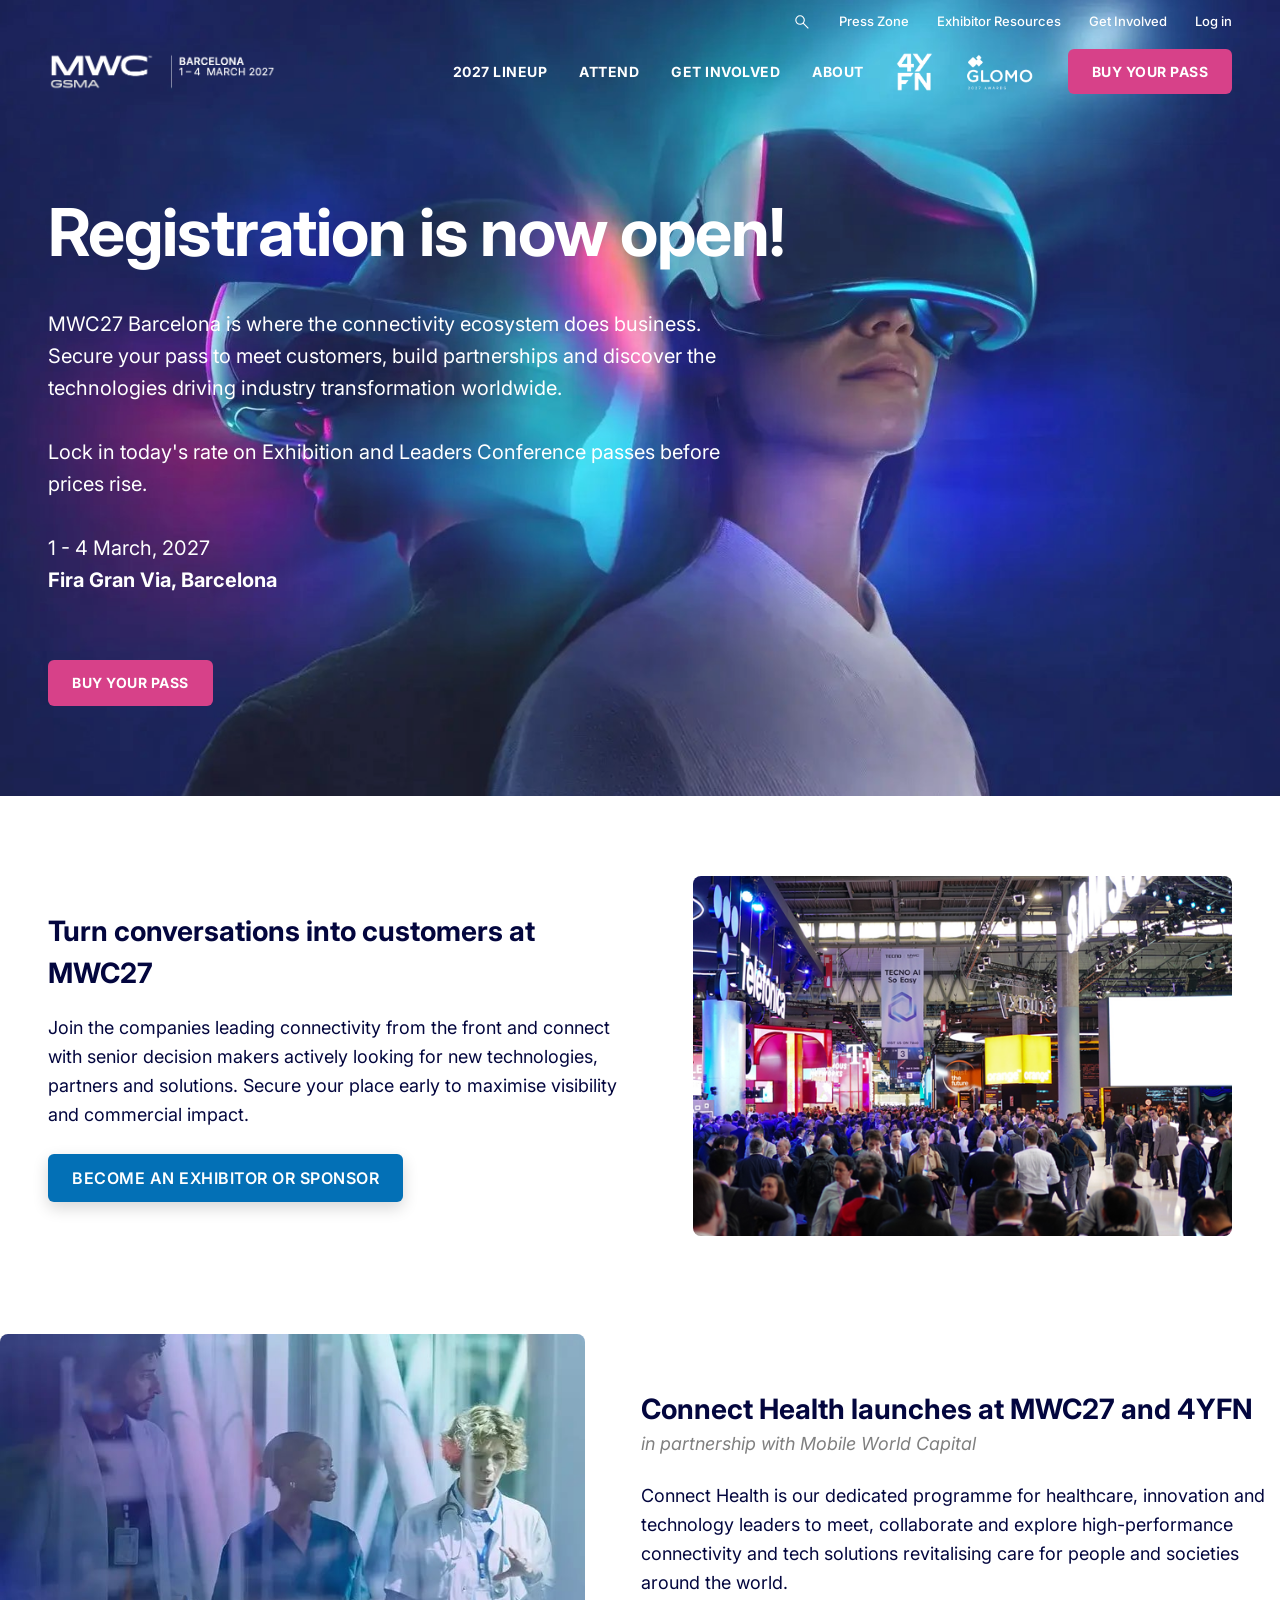
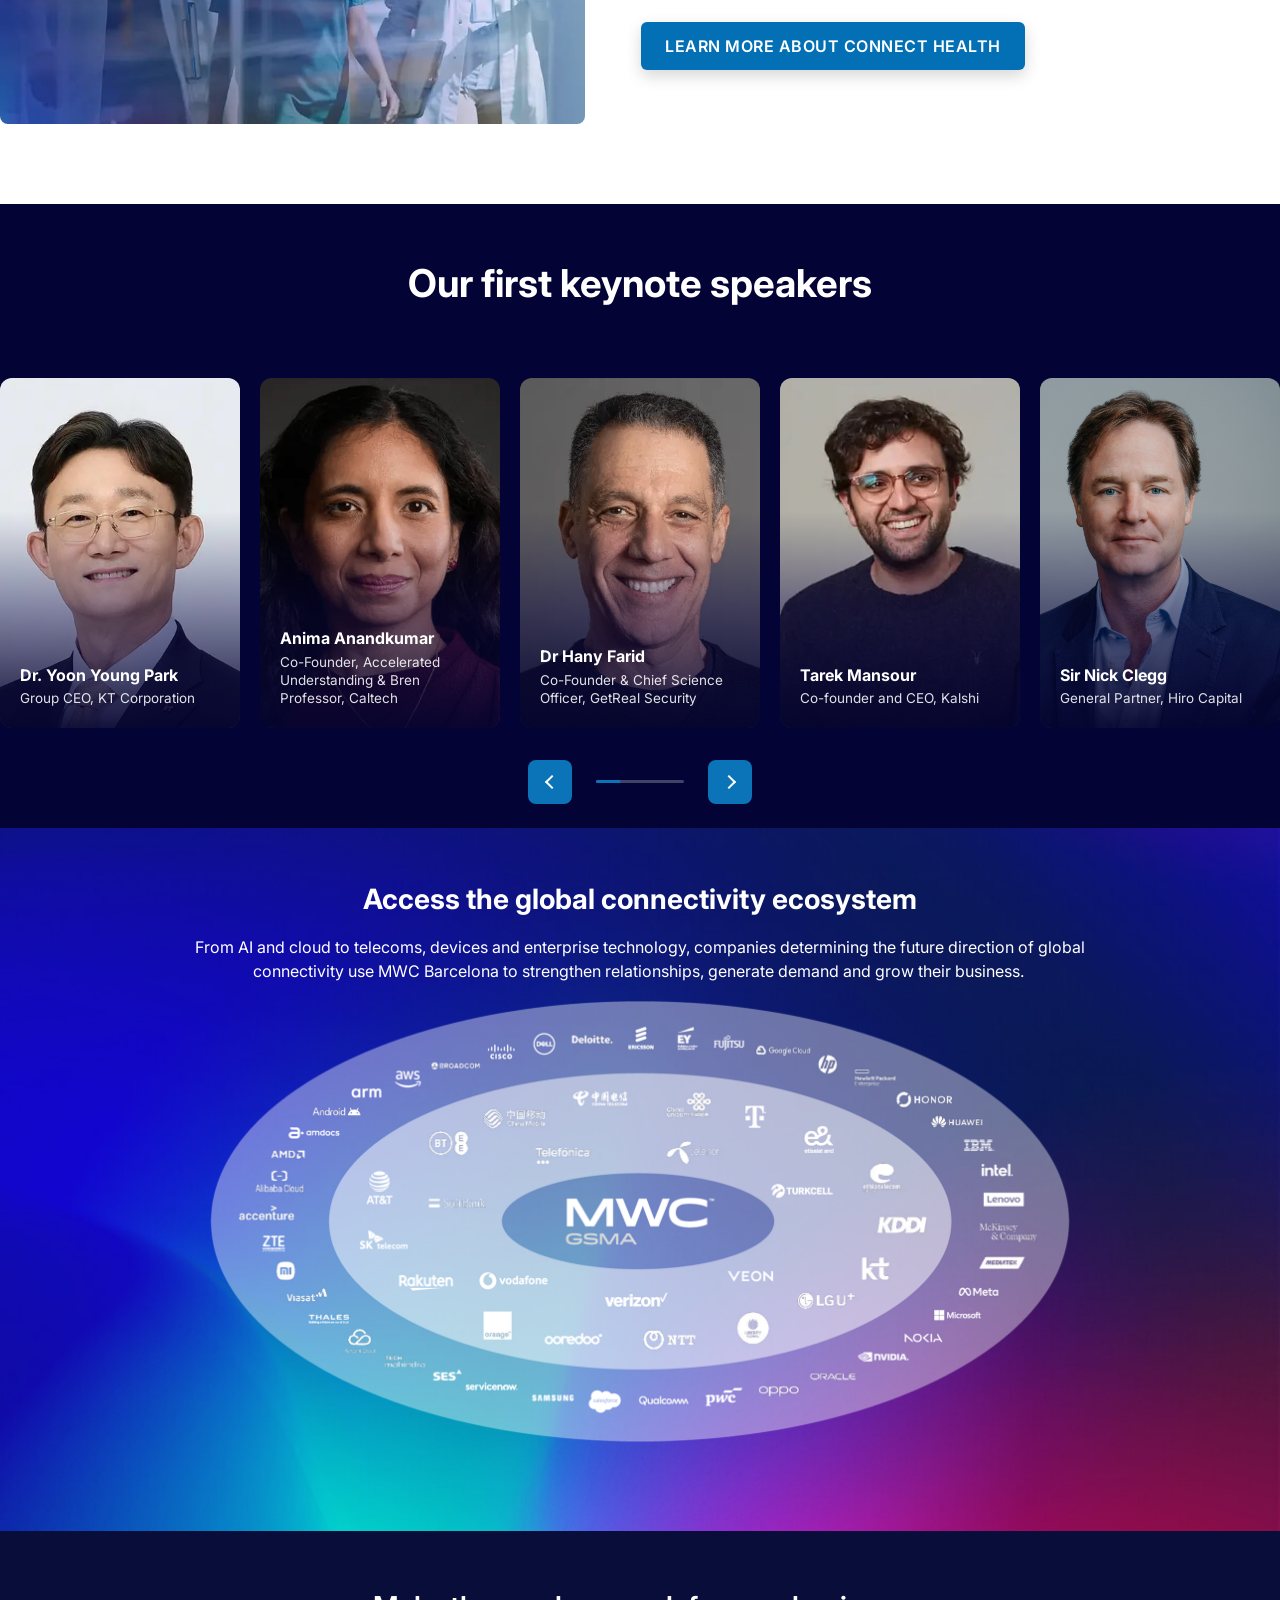
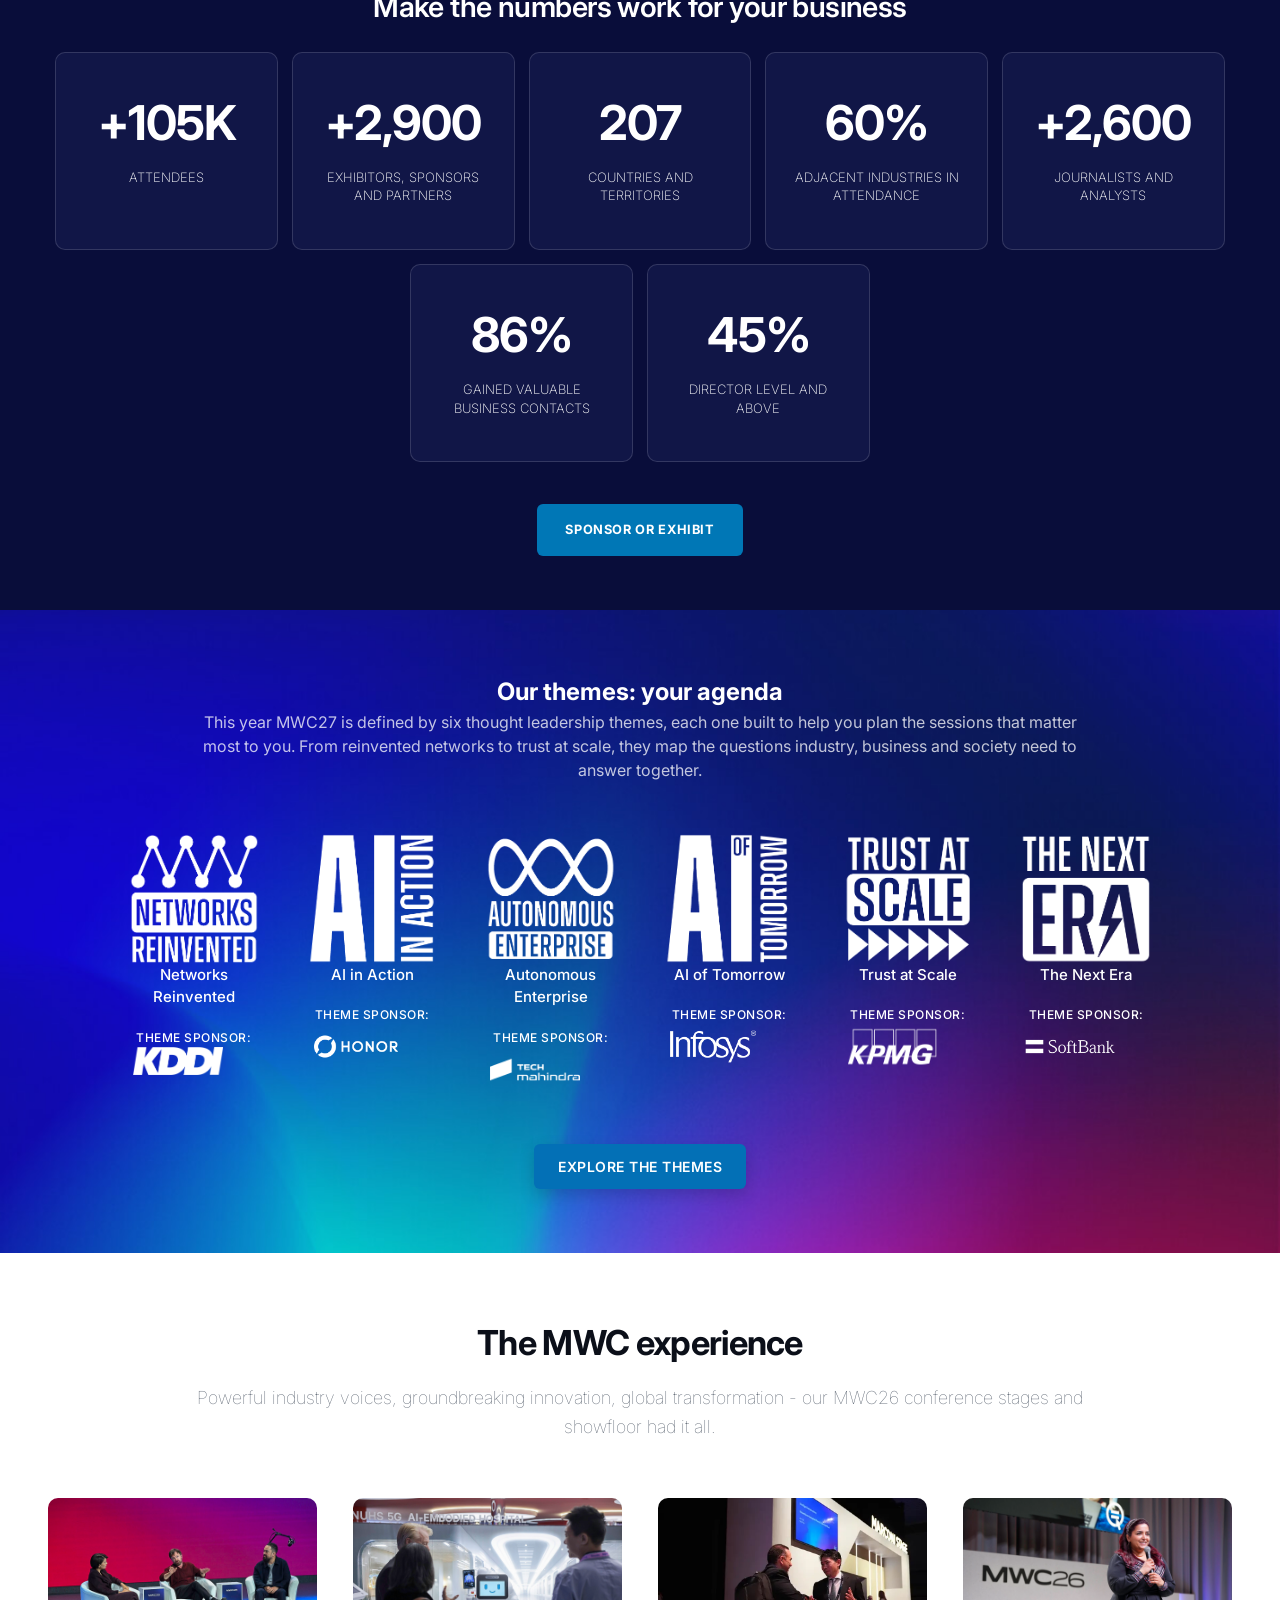
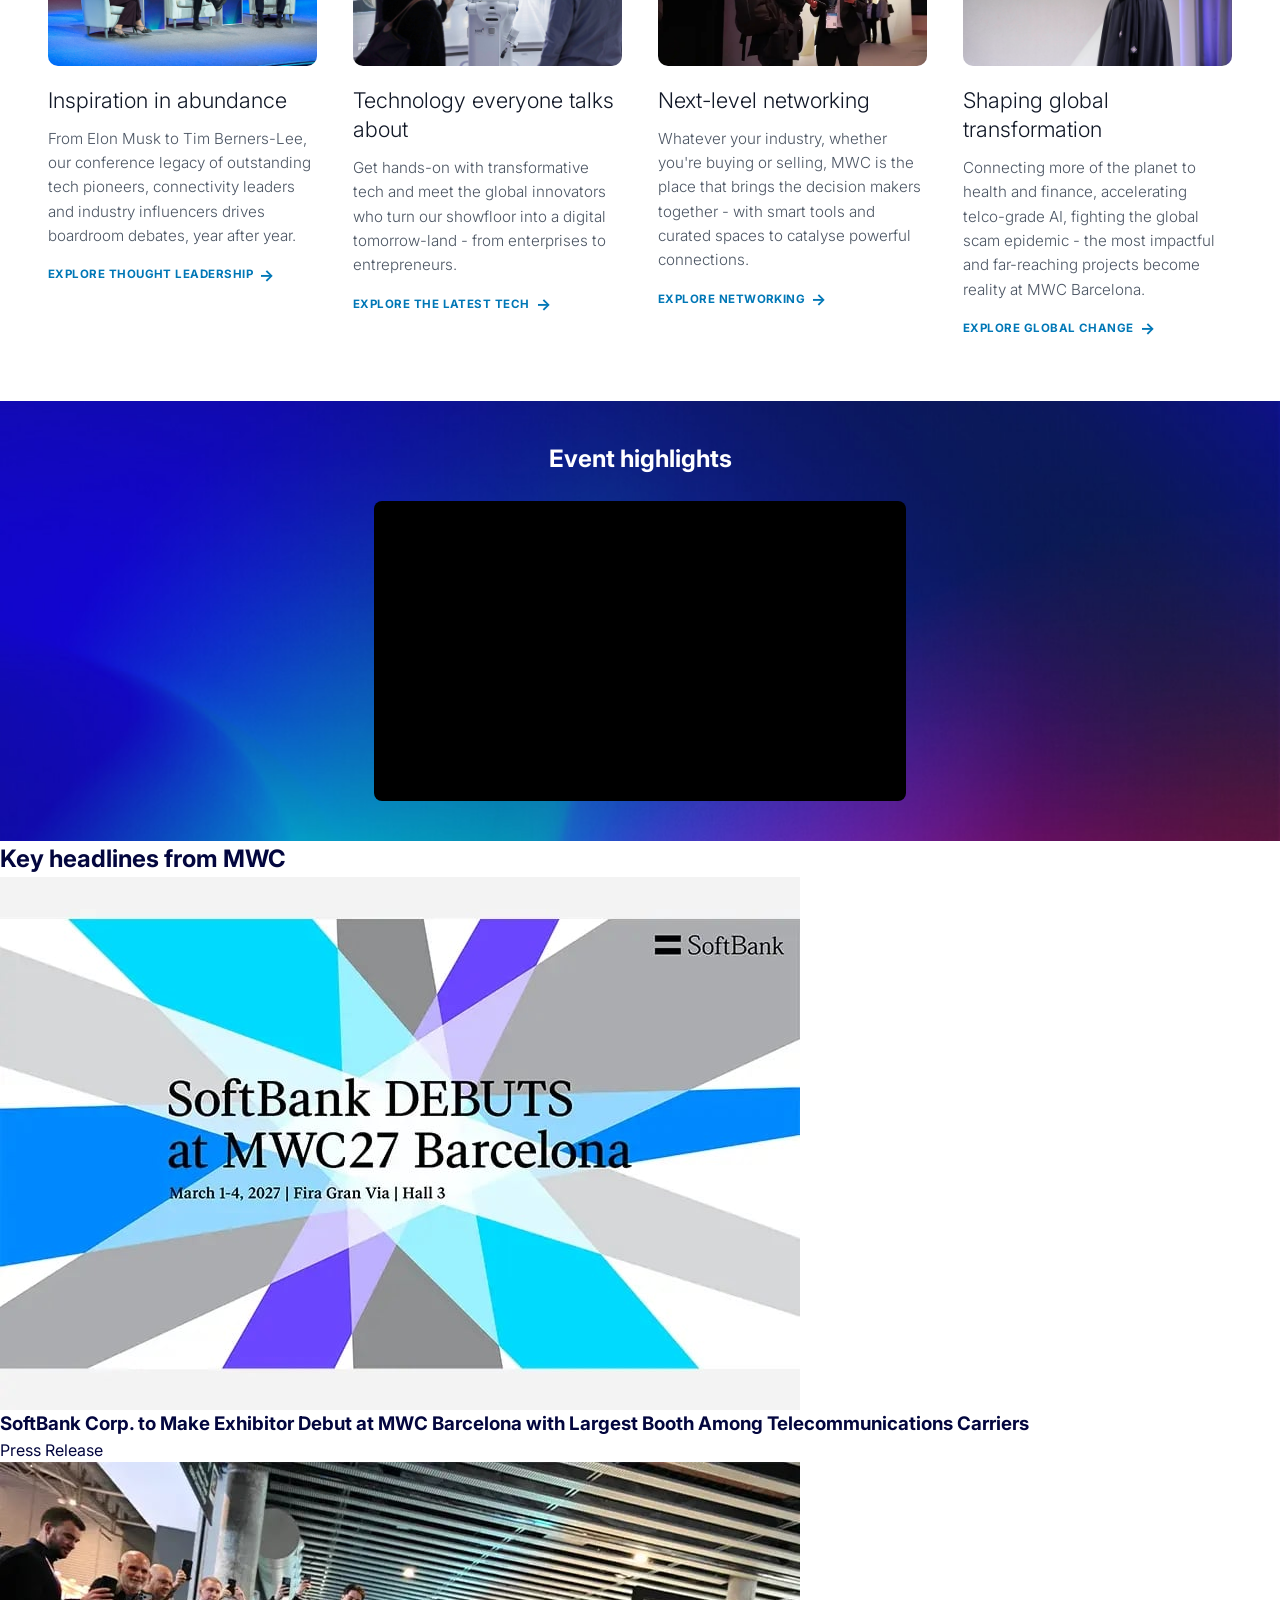
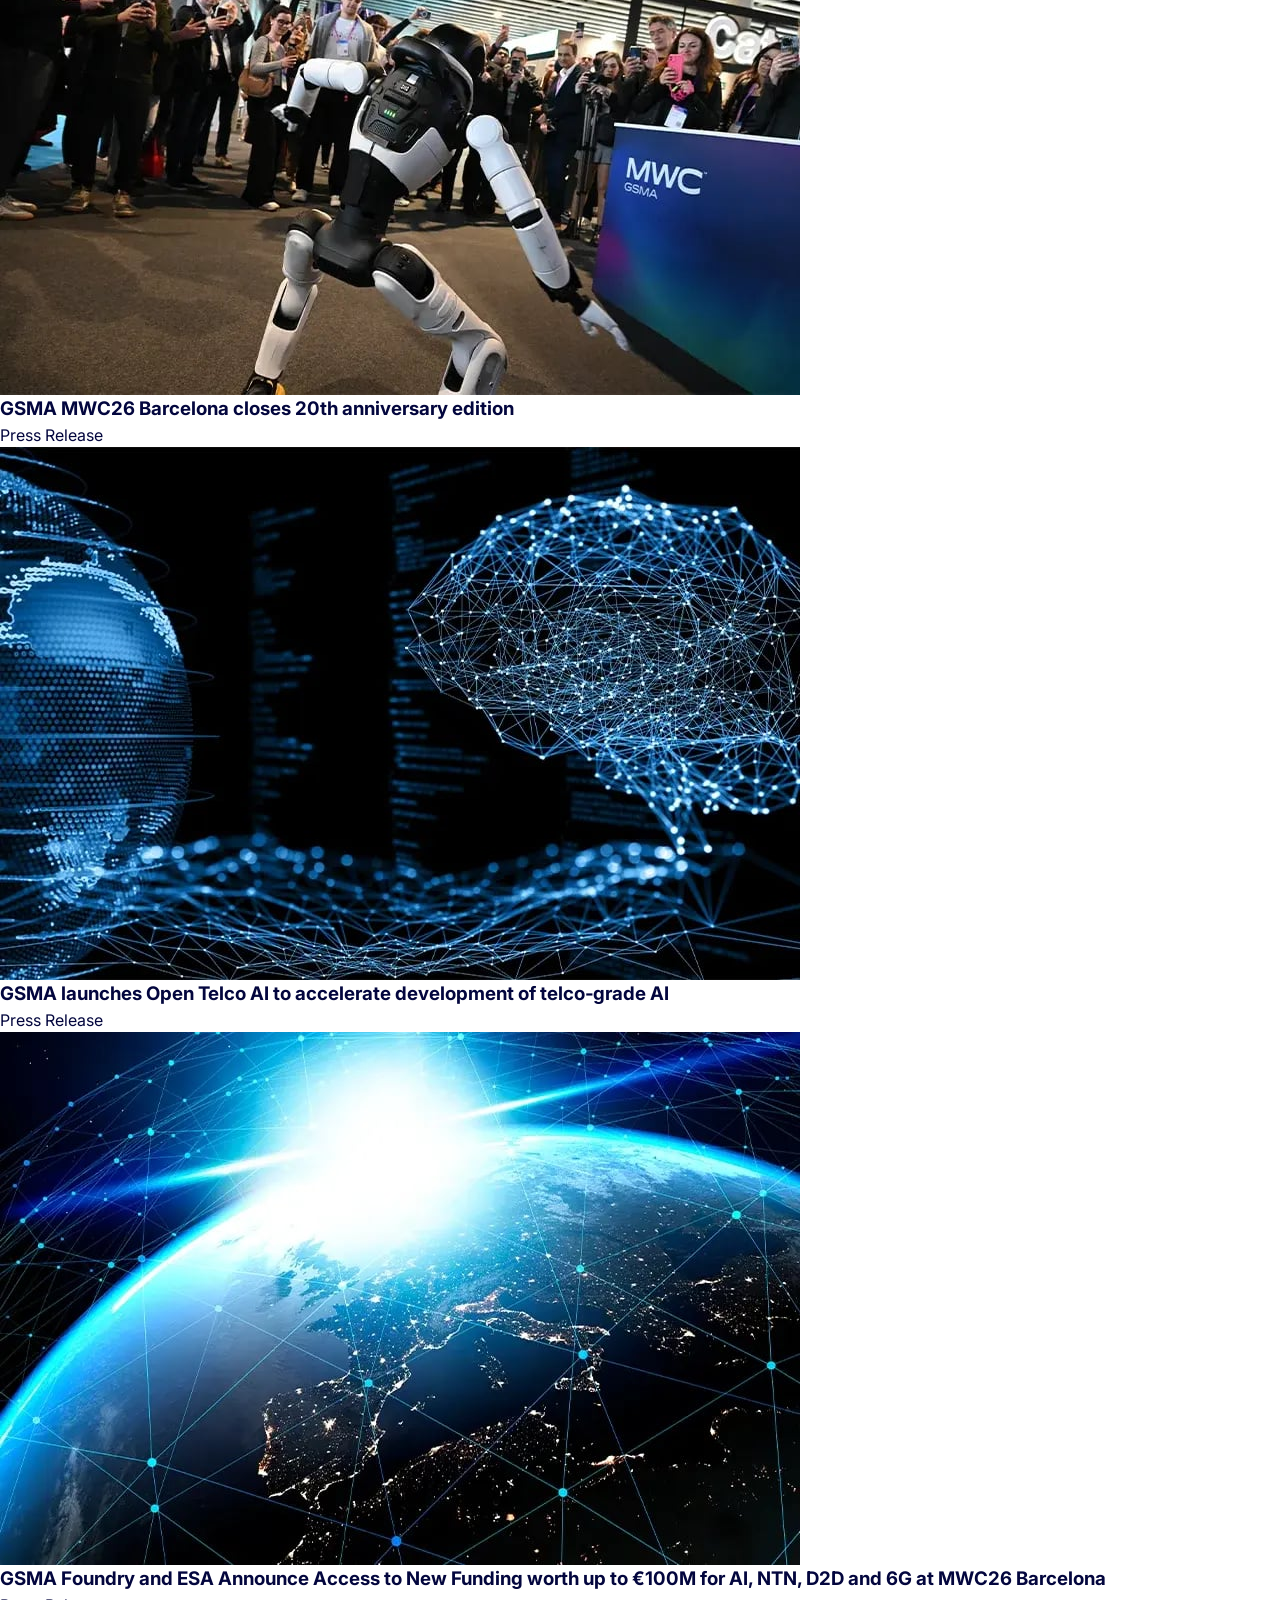
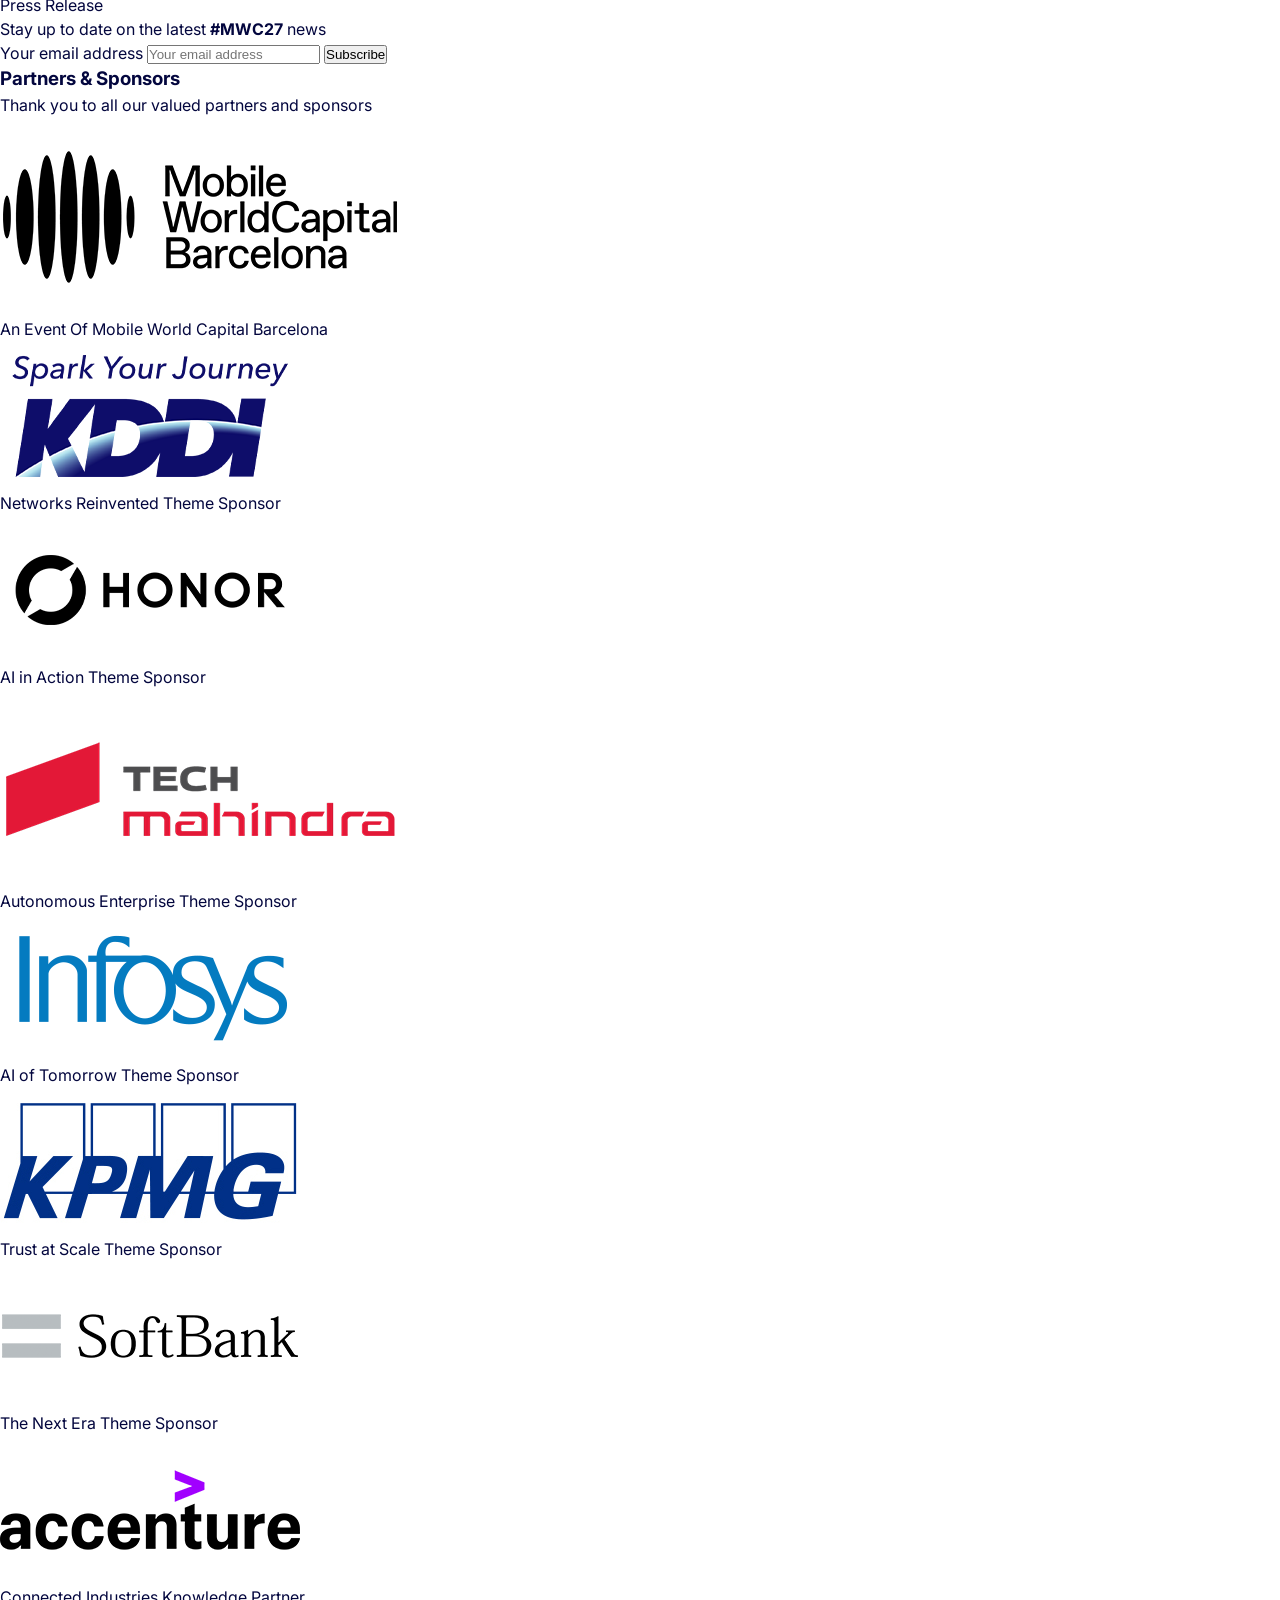
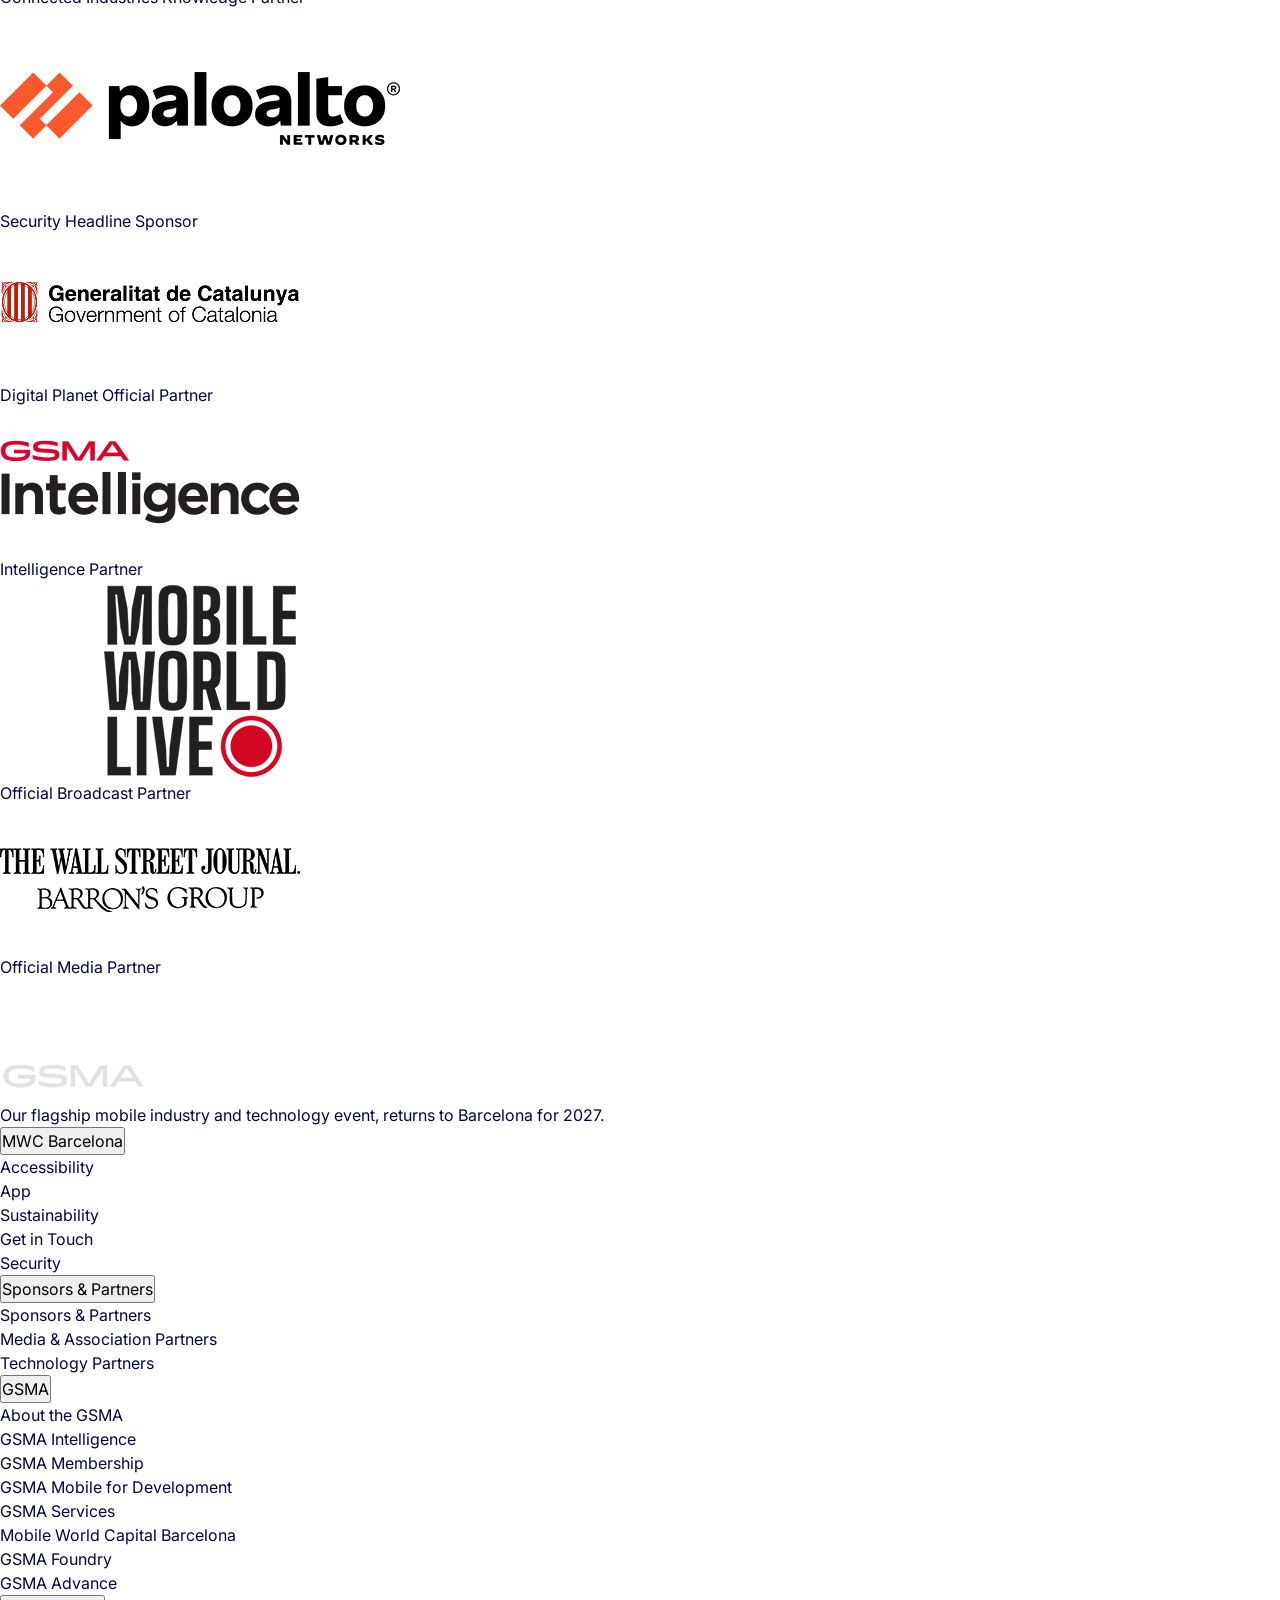
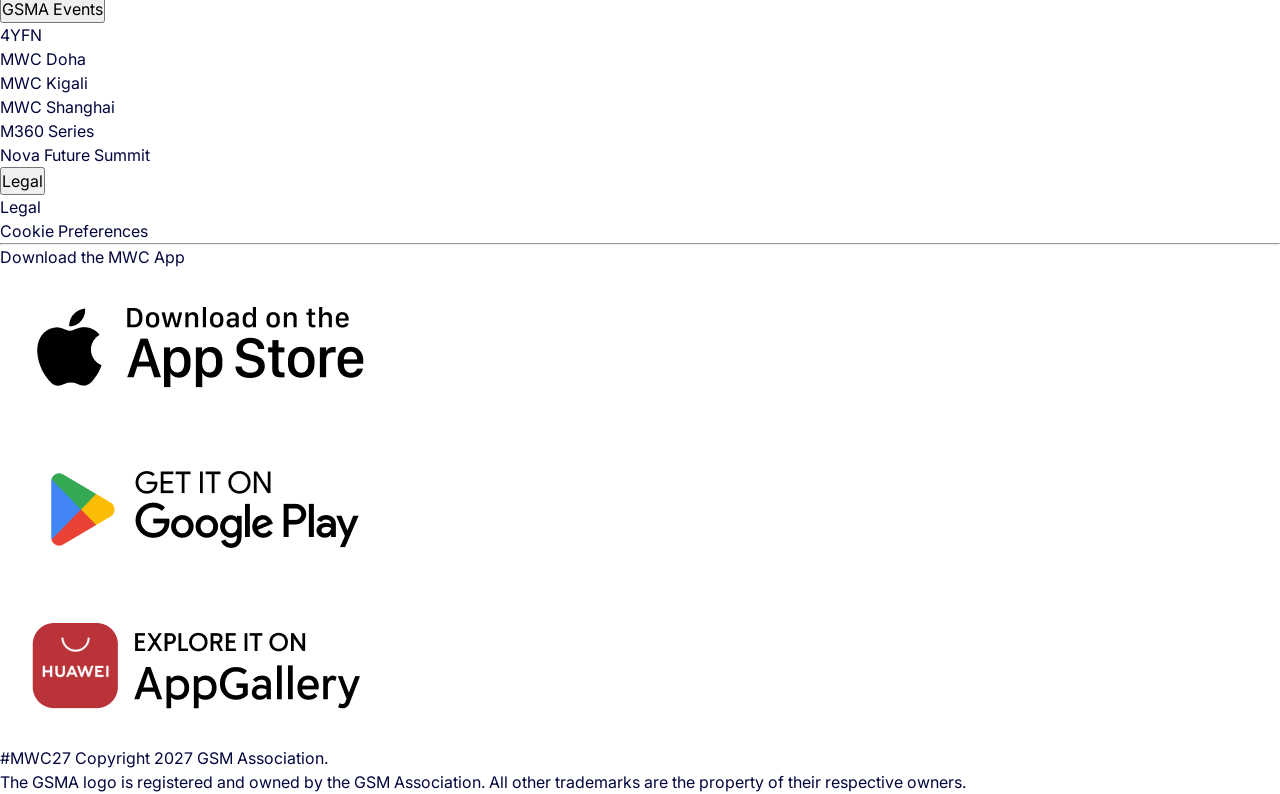
<file: index.html>
<!DOCTYPE html>
<html lang="en-GB">

<head>
    <meta charset="UTF-8">
    <meta name="viewport" content="width=device-width, initial-scale=1.0">
    <title>MWC Barcelona 2027</title>
    <!-- Fonte Inter (Google Fonts) -->
    <link rel="preconnect" href="https://fonts.googleapis.com">
    <link rel="preconnect" href="https://fonts.gstatic.com" crossorigin>
    <link href="https://fonts.googleapis.com/css2?family=Inter:wght@400;500;600;700&display=swap" rel="stylesheet">
    <link rel="stylesheet" href="estilos.css">
    <script src="logica.js" defer></script>
</head>

<body>

    <header>
        
        <nav>
            <div class="top_header_options">
                <ul role="list">
                    <li>
                        <button class="search-trigger" type="button" aria-label="Click to search">
                            <img src="./img/icones/interface/pesquisa.svg" alt="" width="18" height="18">
                            <span class="sr-only">Search</span>
                        </button>
                    </li>
                    <li>
                        <!-- todo Rui verificar o que é o target e o rel-->
                        <a href="https://www.mwcbarcelona.com/press-zone" target="_self" rel="">Press Zone</a>
                    </li>
                    <li>
                        <a href="https://www.mwcbarcelona.com/exhibitors/exhibitor-resources" target="_self"
                            rel="">Exhibitor Resources</a>
                    </li>
                    <li>
                        <a href="https://www.mwcbarcelona.com/get-involved" target="_self" rel="">Get Involved</a>
                    </li>
                    <li>
                        <a href="https://www.mwcbarcelona.com/my">Log in</a>
                    </li>
                </ul>
            </div>
            <div class="second_Line_Header_Options">
                <a href="https://www.mwcbarcelona.com/">
                    <img src="./img/logos/mwc27-barcelona.webp" alt="MWC Barcelona" width="230">
                </a>
                <div class="nav-direita">
                    <ul class="menu" role="menu">
                        <li class="menu__item" role="menuitem">
                            <span>2027 lineup</span>
                            <ul class="submenu">
                                <li>
                                    <a
                                        href="https://www.mwcbarcelona.com/agenda?date=2027-03-01&amp;track=Keynotes;Conference">
                                        <span>Agenda</span>
                                    </a>
                                </li>
                                <li>
                                    <a href="https://www.mwcbarcelona.com/exhibitors">
                                        <span>Exhibitors</span>
                                    </a>
                                </li>
                                <li>
                                    <a href="https://www.mwcbarcelona.com/industries">
                                        <span>Industries</span>
                                    </a>
                                </li>
                                <li>
                                    <a href="https://www.mwcbarcelona.com/themes">
                                        <span>Themes</span>
                                    </a>
                                </li>
                                <li>
                                    <a href="https://www.mwcbarcelona.com/agenda/speakers">
                                        <span>Speakers</span>
                                    </a>
                                </li>
                            </ul>
                        </li>
                        <li class="menu__item" role="menuitem">
                            <span>Attend</span>
                            <ul class="submenu">
                                <li>
                                    <a href="https://www.mwcbarcelona.com/attend">
                                        <span>Why attend?</span>
                                    </a>
                                </li>
                                <li>
                                    <a href="https://www.mwcbarcelona.com/hotels">
                                        <span>Hotels</span>
                                    </a>
                                </li>
                                <li>
                                    <a href="https://www.mwcbarcelona.com/creative-spirit">
                                        <span>Book an external event space</span>
                                    </a>
                                </li>
                                <li>
                                    <a href="https://www.mwcbarcelona.com/passes">
                                        <span>Explore passes</span>
                                    </a>
                                </li>
                                <li>
                                    <a href="https://www.mwcbarcelona.com/plan-your-visit">
                                        <span>Plan your visit</span>
                                    </a>
                                </li>
                            </ul>
                        </li>
                        <li class="menu__item" role="menuitem">
                            <span>Get involved</span>
                            <ul class="submenu">
                                <li>
                                    <a href="https://www.mwcbarcelona.com/become-a-sponsor-or-exhibitor">
                                        <span>Become a sponsor or exhibitor</span>
                                    </a>
                                </li>
                                <li>
                                    <a href="https://www.mwcbarcelona.com/why-sponsor">
                                        <span>Why sponsor MWC27?</span>

                                    </a>
                                </li>
                            </ul>
                        </li>
                        <li class="menu__item" role="menuitem">
                            <span>About</span>
                            <ul class="submenu">
                                <li>
                                    <a href="https://www.mwcbarcelona.com/about">
                                        <span>About</span>
                                    </a>
                                </li>
                                <li>
                                    <a href="https://www.mwcbarcelona.com/sponsors-partners">
                                        <span>Sponsors and Partners</span>
                                    </a>
                                </li>
                                <li>
                                    <a href="https://www.mwcbarcelona.com/videos">
                                        <span>Video Library</span>
                                    </a>
                                </li>
                                <li>
                                    <a href="https://www.mwcbarcelona.com/ministerial">
                                        <span>GSMA Ministerial Programme</span>
                                    </a>
                                </li>
                            </ul>
                        </li>
                        <li class="menu__item" role="menuitem">
                            <a href="https://www.4yfn.com/" target="_blank">
                                <img src="./img/logos/4yfn.png" alt="4YFN">
                            </a>
                        </li>
                        <li class="menu__item" role="menuitem">
                            <a href="https://www.mwcbarcelona.com/mobile-awards">
                                <img src="./img/logos/glomo-branco.png" alt="GLOMO">
                            </a>
                        </li>
                    </ul>
                    <div class="BuyYourPass">
                        <a href="https://www.mwcbarcelona.com/passes">Buy your pass</a>
                    </div>
                </div>
            </div>
        </nav>

        <section class="hero">
            <h1> Registration is now open!</h1>
            <div>
                MWC27 Barcelona is where the connectivity ecosystem does business. Secure your
                pass to meet customers, build partnerships and discover the technologies driving industry
                transformation worldwide. <br><br>Lock in today's rate on Exhibition and Leaders Conference passes
                before prices rise. <br> <br>1 - 4 March, 2027 <strong><br>Fira Gran Via, Barcelona<br></strong>
            </div>
            <div class="BuyYourPass">
                <a href="https://www.mwcbarcelona.com/passes">Buy your pass</a>
            </div>
        </section>
    </header>
    <main id="maincontent">
        <section class="firstSection">

            <a href="https://www.mwcbarcelona.com/become-a-sponsor-or-exhibitor">
                <img src="./img/seccoes/exposicao-hall.png" alt="" loading="lazy">
            </a>
            <div>
                <h2>Turn conversations into customers at MWC27</h2>
                <div>
                    <p>
                        Join the companies leading connectivity from the front and connect with senior decision makers
                        actively looking for new technologies, partners and solutions. Secure your place early to
                        maximise visibility and commercial impact.
                    </p>
                    <a href="https://www.mwcbarcelona.com/become-a-sponsor-or-exhibitor">
                        <span class="">
                            Become an exhibitor or sponsor
                        </span>
                    </a>
                </div>
            </div>
        </section>
        <section class="secondSection">
                <a href="https://www.mwcbarcelona.com/connect-health">
                    <img src="./img/seccoes/connect-health.webp" alt="" loading="lazy">
                </a>
            <div>
                <h2>
                    Connect Health launches at MWC27 and 4YFN 
                </h2>
                <p id="subTitle">in partnership with Mobile World Capital</p>
                <div>
                    <p>
                        Connect Health is our dedicated programme for healthcare, innovation&nbsp;and technology
                        leaders&nbsp;to meet,&nbsp;collaborate and explore high-performance connectivity and tech
                        solutions&nbsp;revitalising&nbsp;care for people and societies around the world.
                    </p>
                </div>
                <a href="https://www.mwcbarcelona.com/connect-health">
                    <span>Learn more about Connect Health</span>
                </a>
            </div>
        </section>
        <section class="speakers">
            <div>
                <!--Todo Rui ver este elemento. props in line?-->
                <a href="#speakers-list" role="button">
                    <img src="./img/icones/interface/chevron-baixo.svg" width="22" height="22" alt="">
                    <span>Skip to speakers list.</span>
                </a>
            </div>
            <div>
                <h3>Our first keynote speakers</h3>
            </div>
            <div class="caroussel"> 
                <ul id="speakers-list">
                    <li>
                        <div>
                            <figure>
                                <a href="https://www.mwcbarcelona.com/agenda/speakers/19274-dr-yoon-young-park"
                                    title="Dr. Yoon Young Park" rel="noreferrer">
                                    <img src="./img/speakers/yoon-young-park.webp" alt="Dr. Yoon Young Park" loading="lazy">
                                    <div class="speaker_Card">
                                
                                            <strong>
                                                <span class="speaker-name">Dr. Yoon Young Park</span>
                                            </strong>
                                            <div>
                                                <p>Group CEO, KT Corporation</p>
                                            </div>
                                            <!--Todo Rui existem aqui uns botoes?-->
                                        </div>
                                </a>
                            </figure>
                        </div>
                    </li>
                    <li>
                        <figure>
                            <a href="......." title="Anima Anandkumar" rel="noreferer">
                                <img src="./img/speakers/anima-anandkumar.webp" alt="Anima Anandkumar" loading="lazy">
                                <div class="speaker_Card">
                                        <strong>
                                            <span class="speaker-name">Anima Anandkumar</span>
                                        </strong>
                                        <div>
                                            <p>Co-Founder, Accelerated Understanding &amp; Bren Professor, Caltech</p>
                                        </div>
                                </div>
                            </a>
                        </figure>
                    </li>
                    <li>
                        <figure>
                            <a href="......." title="Dr Hany Farid" rel="noreferer">
                                <img src="./img/speakers/hany-farid.webp" alt="Dr Hany Farid" loading="lazy">
                                <div class="speaker_Card">
                                    
                                        <strong>
                                            <span class="speaker-name">Dr Hany Farid</span>
                                        </strong>
                                        <div>
                                            <p>Co-Founder &amp; Chief Science Officer, GetReal Security</p>
                                        </div>
                                </div>
                            </a>
                        </figure>
                    </li>
                    <li>
                        <figure>
                            <a href="https://www.mwcbarcelona.com/agenda/speakers/19397-tarek-mansour"
                                title="Tarek Mansour" rel="noreferer">
                                <img src="./img/speakers/tarek-mansour.webp" alt="Tarek Mansour" loading="lazy">
                                <div class="speaker_Card">
                                        <strong>
                                            <span class="speaker-name">Tarek Mansour</span>
                                        </strong>
                                        <div>
                                            <p>Co-founder and CEO, Kalshi</p>
                                        </div>
                                </div>
                            </a>
                        </figure>
                    </li>
                    <li>
                        <figure>
                            <a href="......"
                                title="Sir Nick Clegg" rel="noreferer">
                                <img src="./img/speakers/nick-clegg.jpg" alt="Sir Nick Clegg" loading="lazy">
                                <div class="speaker_Card">
                                        <strong>
                                            <span class="speaker-name">Sir Nick Clegg</span>
                                        </strong>
                                        <div>
                                            <p>General Partner, Hiro Capital</p>
                                        </div>
                                </div>
                            </a>
                        </figure>
                    </li>
                    <li>
                        <figure>
                            <a href="https://www.mwcbarcelona.com/agenda/speakers/19273-stella-li" title="Stella Li"
                                rel="noreferer">
                                <img src="./img/speakers/stella-li.png" alt="Stella Li" loading="lazy">
                                <div class="speaker_Card">
                                        <strong>
                                            <span class="speaker-name">Stella Li</span>
                                        </strong>
                                        <div>
                                            <p>CEO, Americas, Europe &amp; MENA, BYD</p>
                                        </div>
                                </div>
                            </a>
                        </figure>
                    </li>
                    <li>
                        <figure>
                            <a href="https://www.mwcbarcelona.com/agenda/speakers/19272-mati-staniszewski"
                                title="Mati Staniszewski" rel="noreferer">
                                <img src="./img/speakers/mati-staniszewski.webp" alt="Mati Staniszewski" loading="lazy">
                                <div class="speaker_Card">
                                        <strong>
                                            <span class="speaker-name">Mati Staniszewski</span>
                                        </strong>
                                        <div>
                                            <p>Co-Founder &amp; CEO, ElevenLabs</p>
                                        </div>
                                </div>
                            </a>
                        </figure>
                    </li>
                    <li>
                        <figure>
                            <a href="https://www.mwcbarcelona.com/agenda/speakers/19269-amy-webb" title="Amy Webb"
                                rel="noreferer">
                                <img src="./img/speakers/amy-webb.webp" alt="Amy Webb" loading="lazy">
                                <div class="speaker_Card">
                                        <strong>
                                            <span class="speaker-name">Amy Webb</span>
                                        </strong>
                                        <div>
                                            <p>CEO, Future Today Strategy Group</p>
                                        </div>
                                </div>
                            </a>
                        </figure>
                    </li>
                </ul>
                <div>
                        <!-- Todo Rui verificar este atributo-->
                        <button aria-disabled="false">
                            <span>Previous slide</span>
                        </button>
                        <button aria-disabled="false">
                            <span>Next slide</span>
                        </button>
                    </div>
            </div>
        </section>
        <section class="fourthSection">
            <div>
                <h2>Access the global connectivity ecosystem</h2>
                <div>
                    <p>From AI and cloud to telecoms, devices and enterprise technology, companies determining the
                        future direction of global connectivity use MWC Barcelona to strengthen relationships, generate demand
                        and grow their business.&nbsp;</p>
                    <img src="./img/seccoes/ecossistema.webp" alt="Diagram of MWC ecossistem, with the tech companies logo's arround">
                </div>
            </div>
        </section>
        <section class="fivethSection">
            <div>
                <h2>Make the numbers work for your business</h2>
            </div>
            <ul>
                <li>
                    <div>
                        <span>+105K</span>
                    </div>
                    <h3>Attendees</h3>
                </li>
                <li>
                    <div>
                        <span>+2,900</span>
                    </div>
                    <h3>Exhibitors, sponsors and partners</h3>
                </li>
                <li>
                    <div>
                        <span>207</span>
                    </div>
                    <h3>Countries and territories</h3>
                </li>
                <li>
                    <div>
                        <span>60%</span>
                    </div>
                    <h3>Adjacent industries in attendance</h3>
                </li>
                <li>
                    <div>
                        <span>+2,600</span>
                    </div>
                    <h3>Journalists and analysts</h3>
                </li>
                <li>
                    <div>
                        <span>86%</span>
                    </div>
                    <h3>Gained valuable business contacts</h3>
                </li>
                <li>
                    <div>
                        <span>45%</span>
                    </div>
                    <h3>Director level and above</h3>
                </li>
            </ul>
            <div>
                <a href="https://www.mwcbarcelona.com/become-a-sponsor-or-exhibitor">
                    <!-- Todo Rui porque assim e não com um botao?-->
                    <span>Sponsor or exhibit</span>
                </a>
            </div>
        </section>
        <section class="sixthSection">
            <div class="themesIntro">
                <h2>Our themes: your agenda</h2>
                <p>This year MWC27 is defined by six thought leadership themes, each one built to help you plan the sessions that matter most to you. From reinvented networks to trust at scale, they map the questions industry, business and society need to answer together.</p>
            </div>

            <ul class="themesList">
                <li>
                    <div class="theme">
                        <img src="./img/temas/networks-reinvented.png" alt="" loading="lazy">
                        <h3>Networks Reinvented</h3>
                    </div>
                    <div class="sponsor">
                        <p>Theme Sponsor:</p>
                        <img src="./img/patrocinadores/kddi-branco.png" alt="KDDI" loading="lazy">
                    </div>
                </li>
                <li>
                    <div class="theme">
                        <img src="./img/temas/ai-in-action.png" alt="" loading="lazy">
                        <h3>AI in Action</h3>
                    </div>
                    <div class="sponsor">
                        <p>Theme Sponsor:</p>
                        <img src="./img/patrocinadores/honor-branco.png" alt="Honor" loading="lazy">
                    </div>
                </li>
                <li>
                    <div class="theme">
                        <img src="./img/temas/autonomous-enterprise.png" alt="" loading="lazy">
                        <h3>Autonomous Enterprise</h3>
                    </div>
                    <div class="sponsor">
                        <p>Theme Sponsor:</p>
                        <img src="./img/patrocinadores/tech-mahindra-branco.png" alt="Tech Mahindra" loading="lazy">
                    </div>
                </li>
                <li>
                    <div class="theme">
                        <img src="./img/temas/ai-of-tomorrow.png" alt="" loading="lazy">
                        <h3>AI of Tomorrow</h3>
                    </div>
                    <div class="sponsor">
                        <p>Theme Sponsor:</p>
                        <img src="./img/patrocinadores/infosys-branco.png" alt="Infosys" loading="lazy">
                    </div>
                </li>
                <li>
                    <div class="theme">
                        <img src="./img/temas/trust-at-scale.png" alt="" loading="lazy">
                        <h3>Trust at Scale</h3>
                    </div>
                    <div class="sponsor">
                        <p>Theme Sponsor:</p>
                        <img src="./img/patrocinadores/kpmg-branco.png" alt="KPMG" loading="lazy">
                    </div>
                </li>
                <li>
                    <div class="theme">
                        <img src="./img/temas/the-next-era.png" alt="" loading="lazy">
                        <h3>The Next Era</h3>
                    </div>
                    <div class="sponsor">
                        <p>Theme Sponsor:</p>
                        <img src="./img/patrocinadores/softbank-branco.png" alt="SoftBank" loading="lazy">
                    </div>
                </li>
            </ul>

            <div class="themesBtn">
                <a href="https://www.mwcbarcelona.com/themes">
                    <span>Explore the themes</span>
                </a>
            </div>
        </section>
        <section class="seventhSection">
            <div>
                <h3>The MWC experience</h3>
                <h4> Powerful industry voices, groundbreaking innovation, global transformation - our MWC26 conference
                    stages
                    and showfloor had it all.</h4>
            </div>
            <ul>
                <li>
                    <a href="https://www.mwcbarcelona.com/attend/thought-leadership">
                        <div>
                            <img src="./img/experiencia/inspiracao.jpg" alt="" loading="lazy">
                        </div>
                        <h3>
                            Inspiration in abundance
                        </h3>
                        <p>From Elon Musk to Tim Berners-Lee, our conference legacy of outstanding tech pioneers,
                            connectivity leaders and industry influencers drives boardroom debates, year after year.</p>
                        <span>Explore thought leadership</span>
                    </a>
                </li>
                <li>
                    <a href="https://www.mwcbarcelona.com/attend/latest-technology">
                        <div>
                            <img src="./img/experiencia/tecnologia.jpg" alt="" loading="lazy">
                        </div>
                        <h3>
                            Technology everyone talks about
                        </h3>
                        <p> Get hands-on with transformative tech and meet the global innovators who turn our showfloor
                            into a digital tomorrow-land - from enterprises to entrepreneurs.</p>
                        <span>Explore the latest tech</span>
                    </a>
                </li>
                <li>
                    <a href="https://www.mwcbarcelona.com/networking">
                        <div>
                            <img src="./img/experiencia/networking.webp" alt="" loading="lazy">
                        </div>
                        <h3>
                            Next-level networking
                        </h3>
                        <p>
                            Whatever your industry, whether you're buying or selling, MWC is the place that brings the
                            decision makers together - with smart tools and curated spaces to catalyse powerful
                            connections.
                        </p>
                        <span>Explore networking</span>
                    </a>
                </li>
                <li>
                    <a href="https://www.mwcbarcelona.com/attend/global-change">
                        <div>
                            <img src="./img/experiencia/transformacao-global.jpg" alt="" loading="lazy">
                        </div>
                        <h3>
                            Shaping global transformation
                        </h3>
                        <p>
                            Connecting more of the planet to health and finance, accelerating telco-grade AI, fighting
                            the
                            global scam epidemic - the most impactful and far-reaching projects become reality at MWC
                            Barcelona.
                        </p>
                        <span>Explore global change</span>
                    </a>
                </li>
            </ul>
        </section>
        <section class="eightSection">
            <h2>Event highlights</h2>
            <div class="video">
                <iframe src="https://player.vimeo.com/video/1170741291" title="MWC event highlights"
                    allow="autoplay; fullscreen; picture-in-picture" allowfullscreen loading="lazy"></iframe>
            </div>
        </section>
        <section>
            <div>
                <h2>
                    Key headlines from MWC
                </h2>
                <div>
                    <a
                        href="https://www.mwcbarcelona.com/articles/softbank-corp-to-make-exhibitor-debut-at-mwc-barcelona-with-largest-booth-among-telecommunications-carriers">
                        <img src="./img/noticias/softbank-estreia.webp" alt="">

                        <h3>SoftBank Corp. to Make Exhibitor Debut at MWC Barcelona with Largest Booth Among
                            Telecommunications Carriers
                        </h3>
                        <div>
                            <span>Press Release</span>
                        </div>
                    </a>
                    <div>
                        <a
                            href="https://www.mwcbarcelona.com/articles/gsma-mwc26-barcelona-closes-20th-anniversary-edition">
                            <img src="./img/noticias/mwc26-encerramento.webp" alt="">
                            <div>
                                <h3>GSMA MWC26 Barcelona closes 20th anniversary edition</h3>
                                <div>
                                    <span>Press Release</span>
                                </div>
                            </div>
                        </a>
                    </div>
                    <div>
                        <a
                            href="https://www.mwcbarcelona.com/articles/gsma-launches-open-telco-ai-to-accelerate-development-of-telco-grade-ai">
                            <img src="./img/noticias/open-telco-ai.webp" alt="">
                            <div>
                                <h3>GSMA launches Open Telco AI to accelerate development of telco‑grade AI</h3>
                                <div>
                                    <span>Press Release</span>
                                </div>
                            </div>
                        </a>
                    </div>
                    <div>
                        <a
                            href="https://www.mwcbarcelona.com/articles/gsma-foundry-and-esa-announce-access-to-new-funding-worth-up-to-100m-for-ai-ntn-d2d-and-6g-at-mwc26-barcelona">
                            <img src="./img/noticias/gsma-foundry-esa.webp" alt="">
                            <div>
                                <h3>GSMA Foundry and ESA Announce Access to New Funding worth up to €100M for AI, NTN,
                                    D2D and 6G at MWC26 Barcelona</h3>
                                <div>
                                    <span>Press Release</span>
                                </div>
                            </div>
                        </a>
                    </div>
                </div>
            </div>
        </section>
    </main>
    <aside>
        <div>
            <p>Stay up to date on the latest <strong>#MWC27</strong> news</p>
            <form action="#" method="get">
                <label for="emailForSubscription">
                    Your email address
                </label>
                <!--Todo Rui verificar estas labels-->
                <input type="email" name="email" autocomplete="email" required="" placeholder="Your email address">
                <input type="submit" value="Subscribe">
            </form>
        </div>
    </aside>

    <footer>
        <div>
            <h3>Partners &amp; Sponsors</h3>
            <p>Thank you to all our valued partners and sponsors</p>
            <div>
                <ul>
                    <li>
                        <div>
                            <a href="https://www.mwcbarcelona.com/mobile-world-capital-barcelona" target="_blank">
                                <img src="./img/parceiros/mobile-world-capital.png" alt="" loading="lazy">
                            </a>
                        </div>
                        <span>An Event Of Mobile World Capital Barcelona</span>
                    </li>
                    <li>
                        <div>
                            <a href="https://www.kddi.com/english/" target="_blank">
                                <img src="./img/patrocinadores/kddi.png" alt="" loading="lazy">
                            </a>
                        </div>
                        <span>Networks Reinvented Theme Sponsor</span>
                    </li>
                    <li>
                        <div>
                            <a href="https://www.honor.com/" target="_blank">
                                <img src="./img/patrocinadores/honor.png" alt="" loading="lazy">
                            </a>
                        </div>
                        <span>AI in Action Theme Sponsor</span>
                    </li>
                    <li>
                        <div>
                            <a href="https://www.techmahindra.com/" target="_blank">
                                <img src="./img/patrocinadores/tech-mahindra.png" alt="" loading="lazy">
                            </a>
                        </div>
                        <span>Autonomous Enterprise Theme Sponsor</span>
                    </li>
                    <li>
                        <div>
                            <a href="https://www.infosys.com/" target="_blank">
                                <img src="./img/patrocinadores/infosys.png" alt="" loading="lazy">
                            </a>
                        </div>
                        <span>AI of Tomorrow Theme Sponsor</span>
                    </li>
                    <li>
                        <div>
                            <a href="https://kpmg.com/" target="_blank">
                                <img src="./img/patrocinadores/kpmg.jpg" alt="" loading="lazy">
                            </a>
                        </div>
                        <span>Trust at Scale Theme Sponsor</span>
                    </li>
                    <li>
                        <div>
                            <!--TODO Rui-->
                            <a href="..." target="_blank">
                                <img src="./img/patrocinadores/softbank.png" alt="" loading="lazy">
                            </a>
                        </div>
                        <span>The Next Era Theme Sponsor</span>
                    </li>
                    <li>
                        <div>
                            <a href="https://www.accenture.com/" target="_blank">
                                <img src="./img/patrocinadores/accenture.png" alt="" loading="lazy">
                            </a>
                        </div>
                        <span>Connected Industries Knowledge Partner</span>
                    </li>
                    <li>
                        <div>
                            <a href="https://www.paloaltonetworks.com/" target="_blank">
                                <img src="./img/patrocinadores/paloalto-networks.png" alt="" loading="lazy">
                            </a>
                        </div>
                        <span>Security Headline Sponsor</span>
                    </li>
                    <li>
                        <div>
                            <a href="https://www.mwcbarcelona.com/exhibitors/digital-planet" target="_blank">
                                <img src="./img/parceiros/generalitat-catalunya.png" alt="" loading="lazy">
                            </a>
                        </div>
                        <span>Digital Planet Official Partner</span>
                    </li>
                    <li>
                        <div>
                            <a href="https://www.gsmaintelligence.com/" target="_blank">
                                <img src="./img/parceiros/gsma-intelligence.png" alt="" loading="lazy">
                            </a>
                        </div>
                        <span>Intelligence Partner</span>
                    </li>
                    <li>
                        <div>
                            <a href="https://www.mobileworldlive.com/" target="_blank">
                                <img src="./img/parceiros/mobile-world-live.png" alt="" loading="lazy">
                            </a>
                        </div>
                        <span>Official Broadcast Partner</span>
                    </li>
                    <li>
                        <div>
                            <a href="https://www.wsj.com/" target="_blank">
                                <img src="./img/parceiros/wall-street-journal.png" alt="" loading="lazy">
                            </a>
                        </div>
                        <span>Official Media Partner</span>
                    </li>
                </ul>
            </div>

            <div>


                <div>
                    <a href="https://www.mwcbarcelona.com/">
                        <img src="./img/logos/mwc-gsma.png" alt="MWC Barcelona, GSMA">
                    </a>
                    <p>Our flagship mobile industry and technology event, returns to Barcelona for 2027.</p>
                    <ul class="social media icons">
                        <li>
                            <!-- TODO Rui ver o que é atributo noopener-->
                            <a aria-label="X" href="https://x.com/MWCHub" target="_blank" rel="noopener"></a>
                        </li>
                        <li>
                            <a aria-label="Instagram" href="https://www.instagram.com/mwcseries/" target="_blank"
                                rel="noopener"></a>
                        </li>
                        <li>
                            <a aria-label="YouTube" href="https://www.youtube.com/user/GSMAOnline" target="_blank"
                                rel="noopener"></a>
                        </li>
                        <li>
                            <a aria-label="LinkedIn" href="https://www.linkedin.com/showcase/mwcbarcelona/"
                                target="_blank" rel="noopener"></a>
                        </li>
                    </ul>
                </div>
                <div>
                    <!--TODO Rui ver que role é o list-->
                    <ul role="list" aria-label="Footer Navigation">
                        <li>
                            <div>
                                <!-- ver o que é o arial-expanded=false-->
                                <button type="button" aria-expanded="false">
                                    MWC Barcelona
                                </button>
                                <div>
                                    <ul>
                                        <li>
                                            <a href="https://www.mwcbarcelona.com/accessibility">Accessibility</a>
                                        </li>
                                        <li>
                                            <a href="https://www.mwcbarcelona.com/app">App</a>
                                        </li>
                                        <li>
                                            <a
                                                href="https://www.mwcbarcelona.com/environmental-programme">Sustainability</a>
                                        </li>
                                        <li>
                                            <a href="https://www.mwcbarcelona.com/get-in-touch">Get in Touch</a>
                                        </li>
                                        <li>
                                            <a href="https://www.mwcbarcelona.com/security">Security</a>
                                        </li>
                                    </ul>
                                </div>
                            </div>
                        </li>
                        <li>
                            <div>
                                <button type="button" aria-expanded="false">
                                    Sponsors &amp; Partners
                                </button>
                                <div>
                                    <ul>
                                        <li>
                                            <a href="https://www.mwcbarcelona.com/sponsors-partners">Sponsors &amp;
                                                Partners</a>
                                        </li>
                                        <li>
                                            <a
                                                href="https://www.mwcbarcelona.com/sponsors-partners/media-association-partners">Media
                                                &amp; Association Partners</a>
                                        </li>
                                        <li>
                                            <a
                                                href="https://www.mwcbarcelona.com/sponsors-partners/technology-partners">Technology
                                                Partners</a>
                                        </li>
                                    </ul>
                                </div>
                            </div>
                        </li>
                        <li>
                            <div>
                                <button type="button" aria-expanded="false">
                                    GSMA
                                </button>
                                <div>
                                    <ul>
                                        <li>
                                            <a href="https://www.mwcbarcelona.com/gsma">About the GSMA</a>
                                        </li>
                                        <li>
                                            <a href="https://www.mwcbarcelona.com/gsma-intelligence">GSMA
                                                Intelligence</a>
                                        </li>
                                        <li>
                                            <a href="https://www.mwcbarcelona.com/gsma-membership">GSMA Membership</a>
                                        </li>
                                        <li>
                                            <a href="https://www.mwcbarcelona.com/gsma-mobile-for-development">GSMA
                                                Mobile for Development</a>
                                        </li>
                                        <li>
                                            <!-- TODO Rui porque aqui tem target e rel e os outros não? -->
                                            <a href="https://servicesshowcase.gsma.com/gsma-services-showcase/"
                                                target="_blank" rel="noopener">GSMA Services</a>
                                        </li>
                                        <li>
                                            <a href="https://www.mwcbarcelona.com/mobile-world-capital-barcelona">Mobile
                                                World Capital Barcelona</a>
                                        </li>
                                        <li>
                                            <a href="https://www.gsma.com/get-involved/gsma-foundry/" target="_blank"
                                                rel="noopener">GSMA Foundry</a>
                                        </li>
                                        <li>
                                            <a href="https://www.gsmaadvance.com/" target="_blank" rel="noopener">GSMA
                                                Advance</a>
                                        </li>
                                    </ul>
                                </div>
                            </div>
                        </li>
                        <li>
                            <div>
                                <button type="button" aria-expanded="false">
                                    GSMA Events
                                </button>
                                <div>
                                    <ul>
                                        <li>
                                            <a href="https://www.4yfn.com/">4YFN</a>
                                        </li>
                                        <li>
                                            <!--TODO Rui porque tem target e rel?-->
                                            <a href="https://www.mwcdoha.com/" target="_blank" rel="noopener">MWC
                                                Doha</a>
                                        </li>
                                        <li>
                                            <a href="https://www.mwckigali.com/" target="_blank" rel="noopener">MWC
                                                Kigali</a>
                                        </li>
                                        <li>
                                            <a href="https://www.mwcshanghai.com/" target="_blank" rel="noopener">MWC
                                                Shanghai</a>
                                        </li>
                                        <li>
                                            <a href="https://www.m360series.com/" target="_blank" rel="noopener">M360
                                                Series</a>
                                        </li>
                                        <li>
                                            <a href="https://www.novasummit.com/" target="_blank" rel="noopener">Nova
                                                Future
                                                Summit</a>
                                        </li>
                                    </ul>
                                </div>
                            </div>
                        </li>
                        <li>
                            <div>
                                <button type="button" aria-expanded="false">
                                    Legal
                                </button>
                                <div>
                                    <ul>
                                        <li>
                                            <a href="https://www.mwcbarcelona.com/legal" target="_blank"
                                                rel="noopener">Legal</a>
                                        </li>
                                        <li>
                                            <a href="https://www.mwcbarcelona.com/#cookies">Cookie Preferences</a>
                                        </li>
                                    </ul>
                                </div>
                            </div>
                        </li>
                    </ul>
                </div>
                <div>
                    <hr>
                    <div>
                        <span>Download the MWC App</span>
                        <div>
                            <a href="https://apps.apple.com/app/id960712096" target="_blank">
                                <img src="./img/icones/apps/app-store.png" alt="Apple Store Logo">
                            </a>
                            <a href="https://play.google.com/store/apps/details?id=com.gsma.mwcapp" target="_blank">
                                <img src="./img/icones/apps/google-play.png" alt="Google Play Store Logo">
                            </a>
                            <a href="https://appgallery.huawei.com/#/app/C100622735" target="_blank">
                                <img src="./img/icones/apps/app-gallery.png" alt="Huawei App Gallery Logo">
                            </a>
                        </div>
                    </div>
                    <div>
                        <p>#MWC27 Copyright 2027 GSM Association.<br>
                            The GSMA logo is registered and owned by the GSM Association. All other trademarks are the
                            property
                            of their respective owners.</p>
                    </div>
                </div>
            </div>
        </div>
    </footer>

</body>

</html>
</file>
<file: estilos.css>
/* Cores e medidas usadas em toda a página. */
    :root {
        --rosa: #d32d7d;
        /* botões principais */
        --rosa-escuro: #bd0068;
        /* hover dos botões */
        --azul: #0370b6;
        /* botões secundários */
        --azul-noite: #03063e;
        /* fundos escuros */
        --turquesa: #45c9b6;
        --creme: #f6f5f5;
        --branco: #ffffff;

        --fonte: "Inter", Arial, sans-serif;
        --largura-max: 1536px;
        /* largura máxima do conteúdo */
    }


    /* RESET - Tira as margens e paddings que o browser põe por defeito e
   faz com que width/height incluam o padding e a border.*/
    *,
    *::before,
    *::after {
        box-sizing: border-box;
        margin: 0;
        padding: 0;
    }


    /* BASE (estilos das tags, sem classes)*/
    body {
        font-family: var(--fonte);
        line-height: 1.5;
        color: var(--azul-noite);
    }

    /* img nunca pode ser maior do que o elemento pai */
    img {
        max-width: 100%;
        display: block;
    }

    ul {
        list-style: none;
    }

    a {
        color: inherit;
        /* os links usam a cor do pai */
        text-decoration: none;
    }

    button {
        font: inherit;
        /* os botões não herdam a fonte por defeito */
        cursor: pointer;
    }



    .sr-only {
        position: absolute;
        width: 1px;
        height: 1px;
        overflow: hidden;
        white-space: nowrap;
    }

    /* SECÇÕES */

    /* ------------------------------ Header / navegação ---------------------------- */

    header {
        background: var(--azul-noite) url(./img/fundos/hero-fundo.webp) center / cover;
        color: var(--branco);
        opacity: 0.9;
    }

    /* A nav é uma coluna com duas linhas: a barra de cima e a linha do logo */
    nav {
        display: flex;
        flex-direction: column;
        gap: 8px;
        max-width: var(--largura-max);
        margin: 0 auto;
        /* centra a nav em ecrãs muito largos */
        padding: 12px 48px;
        z-index: 10;
    }

    /* Linha 1: links pequenos encostados à direita */
    .top_header_options ul {
        display: flex;
        justify-content: flex-end;
        align-items: center;
        gap: 28px;
        font-size: 13px;
        font-weight: 500;
    }

    .top_header_options a:hover {
        text-decoration: underline;
    }

    .search-trigger {
        background: none;
        border: none;
        display: flex;
        /* centra o ícone dentro do botão */
    }

    .search-trigger img {
        filter: brightness(0) invert(1);
        /* o SVG é preto: assim fica branco */
    }

    /* Linha 2: logo à esquerda, grupo do menu à direita */
    .second_Line_Header_Options {
        display: flex;
        justify-content: space-between;
        align-items: center;
    }

    /* Grupo da direita: menu + logos 4YFN/GLOMO + botão, numa fila */
    .nav-direita {
        display: flex;
        align-items: center;
        gap: 32px;
    }

    /* Menu principal */
    .menu {
        display: flex;
        align-items: center;
        gap: 32px;
        font-size: 14px;
        font-weight: 700;
        text-transform: uppercase;
        letter-spacing: 0.5px;
    }

    .menu__item {
        position: relative;
        /* serve de referência ao submenu */
        padding: 12px 0;
        /* padding e não margin para o hover não ficar encostado ao submenu */
    }

    .menu__item img {
        height: 40px;
        /* logos 4YFN e GLOMO; a largura ajusta-se sozinha */
        width: auto;
    }

    /* Submenu: caixa branca, escondida por defeito, aparece por baixo do item */
    .submenu {
        display: none;
        position: absolute;
        top: 100%;
        /* logo abaixo do item pai */
        left: -16px;
        min-width: 200px;
        padding: 8px 24px;
        background: var(--branco);
        color: var(--azul-noite);
        border-radius: 6px;
        text-transform: none;
        /* anula o uppercase herdado do .menu */
        font-weight: 500;
        letter-spacing: 0;
    }

    /* Seta no topo do submenu: um triângulo feito só com bordas */
    .submenu::before {
        content: "";
        position: absolute;
        bottom: 100%;
        /* fica colado por cima da caixa */
        left: 40px;
        border: 8px solid transparent;
        border-bottom-color: var(--branco);
        /* só a borda de baixo tem cor */
    }

    /* Quando o rato está em cima do item, mostra o submenu dele */
    .menu__item:hover>.submenu {
        display: block;
    }

    /* Linha cinzenta entre as opções (não aparece antes da primeira) */
    .submenu li+li {
        /*um li logo depois de outro li*/
        border-top: 1px solid #e5e5e5;
    }

    /* Cada elemento a: texto à esquerda, chevron à direita */
    .submenu a {
        display: flex;
        justify-content: space-between;
        align-items: center;
        gap: 24px;
        padding: 14px 0;
        white-space: nowrap;
        transition: color 0.2s;
    }

    /* chevron*/
    .submenu a::after {
        content: "";
        width: 18px;
        height: 18px;
        flex-shrink: 0; /* nunca encolhe */
        background: url(./img/icones/interface/chevron-direita.svg) center / contain no-repeat;
        transition: transform 0.2s;
    }

    .submenu a:hover {
        color: var(--azul);
    }

    /*Animação do chevron ao passar o rato*/
    .submenu a:hover::after {
        transform: translateX(4px);       /* o chevron avança um pouco no hover */
    }

    /* Botão "Buy your pass" */
    .BuyYourPass a {
        display: inline-block;
        padding: 12px 24px;
        border-radius: 6px;
        background-color: var(--rosa);
        font-size: 14px;
        font-weight: 700;
        text-transform: uppercase;
        letter-spacing: 0.5px;
        white-space: nowrap;
        /* o texto do botão não parte em duas linhas */
        transition: background-color 0.2s;
    }

    .BuyYourPass a:hover {
        background-color: var(--rosa-escuro);
    }

    /* ---------- Hero ---------- */

    /* Coluna de conteúdo alinhada à esquerda, com a mesma largura e margens da nav */
    .hero {
        max-width: var(--largura-max);
        margin: 0 auto;
        padding: 80px 48px 90px;
    }

    .hero h1 {
        font-size: 66px;
        font-weight: 700;
        line-height: 1.1;
        letter-spacing: -1px;
        margin-bottom: 40px;
    }

    .hero div {
        max-width: 700px;
        font-size: 20px;
        line-height: 1.6;
    }

    .hero .BuyYourPass {
        margin-top: 64px;
    }

    /*-------------------------------------------------------------------------------------------------------*/

    /* ----------------------------- Turn conversations into customers at MWC27 ---------------------------- */

    .firstSection {
        display: flex;
        flex-direction: row-reverse;       /* Usei o reverse para a imagem ficar à direita porque no HTML está primeiro a imagem */
        align-items: center;
        justify-content: space-between;
        gap: 56px;
        max-width: var(--largura-max);        /* Mantém a secção centrada e mais recolhida nas laterais */
        margin: 0 auto;
        box-sizing: border-box;
        padding: 80px 48px 98px;        /* Mais espaço nas laterais para o texto ficar mais para dentro */
    }

    /* Coluna da imagem (maior) */
    .firstSection>a {
        flex: 1.10;        /* Dá mais largura à coluna da imagem */
        display: block;
        text-decoration: none;
    }

    .firstSection img {
        width: 100%;
        height: auto;
        display: block;
        border-radius: 8px;
    }

    /* Coluna do texto (mais recolhida para dentro) */
    .firstSection>div {
        flex: 1.20;        /* Dá mais largura à coluna do texto */
        max-width: 100%;         /* Faz o texto ficar mais para dentro e com linhas mais confortáveis */
    }

    .firstSection h2 {
        font-size: 28px;
        font-weight: 700;
        margin-bottom: 20px;
    }

    .firstSection p {
        font-size: 18px;
        line-height: 1.6;
        margin-bottom: 24px;
    }

    /* Botão (apenas o link dentro da div de texto, para não afetar o link da imagem) */
    .firstSection>div a {
        display: inline-block;
        padding: 12px 24px;
        border-radius: 6px;
        background-color: var(--azul);
        color: var(--branco);
        font-size: 16px;
        font-weight: 600;
        text-transform: uppercase;
        text-decoration: none;
        letter-spacing: 0.5px;
        box-shadow: 0 6px 16px rgba(0, 0, 0, 0.16);        /* Sombra apenas no botão */
        transition: background-color 0.2s, box-shadow 0.2s;
    }

    .firstSection>div a:hover {
        background-color: var(--azul-noite);
        box-shadow: 0 8px 20px rgba(0, 0, 0, 0.22);
    }

    /*----------------------------------------------second Section ---------------------------------------------------------*/



    .secondSection {
        display: flex;
        align-items: center;
        justify-content: space-between;
        gap: 56px;
        max-width: var(--largura-max);        /* Mantém a secção centrada e mais recolhida nas laterais */
        margin: 0 auto;
        box-sizing: border-box;
        padding-bottom: 80px;
    }

    /* Coluna do texto */
    .secondSection>div {
        flex: 1.20;
        max-width: 100%;
    }

    .secondSection>a {
        flex: 1.10;        /* Dá mais largura à coluna da imagem */
        display: block;
        text-decoration: none;
    }

    .secondSection img {
        width: 100%;
        height: auto;
        display: block;
        border-radius: 8px;
    }

    .secondSection h2 {
        font-size: 28px;
        font-weight: 700;

    }

    .secondSection p {
        font-size: 18px;
        line-height: 1.6;
        margin-bottom: 24px;
        justify-content: left;
    }

    #subTitle {
        margin-top: 0;
        color: grey;
        font-style: italic;
    }

    .secondSection>div a {
        display: inline-block;
        padding: 12px 24px;
        border-radius: 6px;
        background-color: var(--azul);
        color: var(--branco);
        font-size: 16px;
        font-weight: 600;
        text-transform: uppercase;
        text-decoration: none;
        letter-spacing: 0.5px;
        box-shadow: 0 6px 16px rgba(0, 0, 0, 0.16);
        transition: background-color 0.2s, box-shadow 0.2s;
    }

    .secondSection>div a:hover {
        background-color: var(--azul-noite);
        box-shadow: 0 8px 20px rgba(0, 0, 0, 0.22);
    }

    /*----------------------------------------------Our first Keybote speakers---------------------------------------------------------*/

    .speakers {
        display: flex;
        flex-direction: column;
        align-items: center;
        justify-content: center;
        gap: 32px;
        max-width: 100%;
        margin: 0 auto;
        padding: 24px 0px 24px;
        background-color: #030336;
        background-image: url(./img/fundos/keynote-fundo.svg) center/cover;
    }

    /* Lista de speakers */
    #speakers-list {
        display: flex;
        flex-direction: row;
        flex-wrap: nowrap;        /* Impede que os cartões saltem para a linha de baixo */
        gap: 20px;
        list-style: none;
        margin: 0;
        padding: 0 32px;
        overflow-x: auto;        /* Ativa o scroll horizontal tipo carrossel */
        scroll-snap-type: x mandatory;
        scroll-behavior: smooth;
    }

    #speakers-list>li {
        flex: 0 0 260px;        /* Largura fixa de cada cartão (não encolhe nem quebra) */
        min-width: 260px;
        max-width: 260px;
        scroll-snap-align: start;
    }

    #speakers-list figure {
        margin: 0;
        width: 100%;
    }

    #speakers-list figure>a {
        position: relative;
        display: block;
        width: 100%;
        height: 340px;        /* Mesma altura para todos os cartões */
        border-radius: 12px;
        overflow: hidden;
        text-decoration: none;
        color: #ffffff;
    }

    #speakers-list figure img {
        width: 100%;
        height: 100%;
        object-fit: cover;
        object-position: top center;
        display: block;
    }


    /* Link "Skip to speakers list" */
    #maincontent>section>div:first-child a[href="#speakers-list"] {
        position: absolute;
        left: -9999px;
        display: inline-flex;
        align-items: center;
        gap: 8px;
        padding: 8px 14px;
        background-color: #0b74b8;
        color: #ffffff;
        border-radius: 6px;
        text-decoration: none;
        z-index: 20;
    }

    #maincontent>section>div:first-child a[href="#speakers-list"]:focus {
        left: 24px;
        top: 16px;
    }

    /* Título "Our first keynote speakers" */
    .speakers h3 {
        text-align: center;
        font-size: clamp(28px, 3vw, 40px);
        font-weight: 700;
        line-height: 1.2;
        margin: 0 24px 40px;
        color: #ffffff;
    }

    /* Contentor do carrossel */
    .caroussel {
        position: relative;
        width: 100%;
        overflow: hidden;
    }

    #speakers-list::-webkit-scrollbar {
        display: none;
    }

    /* Cada cartão com largura e altura uniformes */
    #speakers-list>li {
        flex: 0 0 calc((100% - 80px) / 5);
        min-width: 240px;
        scroll-snap-align: start;
    }

    #speakers-list>li>div,
    #speakers-list figure {
        margin: 0;
        width: 100%;
        height: 100%;
    }

    #speakers-list figure>a {
        position: relative;
        display: block;
        width: 100%;
        height: 350px;
        border-radius: 12px;
        overflow: hidden;
        text-decoration: none;
        color: #ffffff;
        background-color: #111338;
    }

    /* Degradê escuro na base do cartão para ler bem o nome e cargo */
    #speakers-list figure>a::after {
        content: "";
        position: absolute;
        inset: 0;
        background: linear-gradient(180deg,
                rgba(4, 3, 50, 0) 38%,
                rgba(8, 6, 68, 0.45) 66%,
                rgba(5, 4, 48, 0.94) 100%);
        pointer-events: none;
    }

    /* Nome e cargo sobrepostos na parte inferior do cartão */
    .speaker_Card {
        position: absolute;
        left: 0;
        right: 0;
        bottom: 0;
        z-index: 2;
        padding: 20px;
        display: flex;
        flex-direction: column;
        gap: 4px;
    }

    .speaker-name {
        display: block;
        font-size: 16px;
        font-weight: 700;
        line-height: 1.3;
        color: #ffffff;
    }

    .speaker_Card>div p {
        margin: 0;
        font-size: 13.5px;
        line-height: 1.35;
        color: rgba(255, 255, 255, 0.88);
        display: -webkit-box;
        -webkit-box-orient: vertical;
        overflow: hidden;
    }

    /* Área dos botões em baixo */
    .caroussel>div:last-child {
        display: flex;
        align-items: center;
        justify-content: center;
        gap: 24px;
        margin-top: 32px;
        padding: 0 24px;
    }

    /* Linha indicadora central entre os botões */
    .caroussel>div:last-child::before {
        content: "";
        order: 2;
        width: 88px;
        height: 3px;
        border-radius: 999px;
        background: rgba(255, 255, 255, 0.25);
        box-shadow: inset 24px 0 0 #0b74b8;
    }

    .caroussel>div:last-child button {
        position: relative;
        width: 44px;
        height: 44px;
        border: none;
        border-radius: 8px;
        background-color: #0b74b8;
        color: #ffffff;
        cursor: pointer;
        display: inline-flex;
        align-items: center;
        justify-content: center;
        transition: background-color 0.2s ease;
    }

    .caroussel>div:last-child button:hover:not([aria-disabled="true"]) {
        background-color: #095d94;
    }

    .caroussel>div:last-child button:first-of-type {
        order: 1;
    }

    .caroussel>div:last-child button:last-of-type {
        order: 3;
    }

    .caroussel>div:last-child button span {
        position: absolute;
        width: 1px;
        height: 1px;
        overflow: hidden;
        clip: rect(0 0 0 0);
        white-space: nowrap;
    }

    /* Setas desenhadas via CSS */
    .caroussel>div:last-child button::after {
        content: "";
        width: 10px;
        height: 10px;
        border-top: 2px solid #ffffff;
        border-right: 2px solid #ffffff;
    }

    .caroussel>div:last-child button:first-of-type::after {
        transform: rotate(-135deg);        /* seta para a esquerda */
        margin-left: 3px;
    }

    .caroussel>div:last-child button:last-of-type::after {
        transform: rotate(45deg);        /* seta para a direita */
        margin-right: 3px;
    }

    /*--------------------------------------------Fourth Section-----------------------------------------------------------*/

    .fourthSection {
        background: url(img/fundos/gradiente-mwc26.jpg) center/cover;
        align-items: center;
        justify-content: space-between;
        gap: 56px;
        max-width: 100%;
        margin: 0 auto;
        box-sizing: border-box;
        padding-bottom: 80px;
    }

    .fourthSection>div {
        margin: 0 auto;
        max-width: 70%;
    }

    .fourthSection p {
        color: var(--branco);
        text-align: center;
    }

    .fourthSection h2 {
        text-align: center;
        padding: 50px 0px 15px;
        font-size: 28px;
        font-weight: 700;
        color: var(--branco);
    }


    /*--------------------------------------------Fiveth Section-----------------------------------------------------------*/
.fivethSection {
  background: #090d3a ; 
  color: #ffffff;
  font-family: var(--fonte);
  padding: 54px 12px;
  width: 100%;
  text-align: center;
}

/* Título principal */
.fivethSection > div h2 {
  font-size: 1.8rem;
  font-weight: 600;
  margin: 0 auto 24px;
  letter-spacing: -0.02em;
}

/* Grelha dos cartões*/
.fivethSection ul {
  list-style: none;
  padding: 0;
  margin: 0 auto 42px;
  max-width: 95%;
  display: flex;
  flex-wrap: wrap;
  justify-content: center;
  gap: 14px;
}

/* Cartões individuais */
.fivethSection li {
  flex: 0 0 calc((100% - 80px) / 5);
  min-width: 0;
  min-height: 100px;
  background-color: #111647;
  border: 1px solid rgba(255, 255, 255, 0.14);
  border-radius: 10px;
  padding: 44px 22px;
  box-sizing: border-box;
  display: flex;
  flex-direction: column;
  justify-content: flex-start;
  align-items: center;
  transition: transform 0.2s ease, border-color 0.2s ease;
}

.fivethSection li:hover {
  border-color: rgba(255, 255, 255, 0.35);
}

/* Números (+105K, +2,900 ...) */
.fivethSection li span {
  display: block;
  font-size: 3rem;
  font-weight: 700;
  line-height: 1.1;
  margin-bottom: 18px;
  letter-spacing: -0.02em;
}

/* Legenda por baixo dos números */
.fivethSection li h3 {
  font-size: 0.81rem;
  font-weight: 200;
  text-transform: uppercase;
  letter-spacing: 0em;
  line-height: 1.45;
  margin: 0;
  max-width: 195px;
  color: #ffffff;
}

/* Botão inferior ("SPONSOR OR EXHIBIT") */
.fivethSection > div a {
  display: inline-block;
  background-color: #0077b6;
  color: #ffffff;
  text-decoration: none;
  font-size: 0.8rem;
  font-weight: 700;
  text-transform: uppercase;
  letter-spacing: 0.05em;
  padding: 16px 28px;
  border-radius: 6px;
  transition: background-color 0.2s ease;
}

.fivethSection > div a:hover {
  background-color: #008cd6;
}

    /*--------------------------------------------Sixth Section-----------------------------------------------------------*/
   .sixthSection {
    background: url(img/fundos/gradiente-mwc26.jpg) center/cover;
    display: flex;
    flex-direction: column;
    align-items: center;
    gap: 40px;
    padding: 64px 48px;
    color: var(--branco);
    text-align: center;
}
    .themesIntro{
        max-width: 900px;
    }
    .themesIntro p{
        opacity: 0.75;
    }

    .themesList{ /*componente pai - flex*/
        display: flex;
        flex-wrap: wrap;
        justify-content: center;
        gap:24px;
        list-style: none;
        padding: 0;
        max-width: 1100px;
    }

    .themesList li{
        flex: 1 1 140px;
        display: flex;
        flex-direction: column;
        border-radius: 8px;
        overflow: hidden;
    }

    .theme {
        display: flex;
        flex-direction: column;
        align-items: center;
        padding: 12px 4px;
    }

    .theme img { 
        width: 100%; 
        max-width: 130px; 
    }
    .theme h3  { 
        font-size: 15px;
        font-weight: 500;
    }
    .sponsor {
        display: 1; /* ocupa o resto da altura: os cartões ficam todos iguais */
        flex-direction: column;
        align-items: center;
        gap: 8px;
        padding: 8px 16px 12px;
    }
    .sponsor p {
    font-size: 12px;
    font-weight: 500;
    text-transform: uppercase;
    letter-spacing: 0.5px;
    }
    .sponsor img { max-width: 90px; }
 /*--------------------------------------------Seventh Section-----------------------------------------------------------*/

.seventhSection {
  background-color: #ffffff;
  color: #111827;
  font-family: var(--fonte);
  padding: 64px 48px;
  width: 100%;
  box-sizing: border-box;
}

/* caixa do texto por baixo do titulo */
.seventhSection div {
  max-width: 920px;
  margin: 0 auto 56px;
  text-align: center;
}
/*titulo*/
.seventhSection > div h3 {
  font-size: 2.15rem;
  font-weight: 700;
  color: #0b0f19;
  margin: 0 0 16px;
  letter-spacing: -0.02em;
}
/*texto por baixo do titulo*/
.seventhSection > div h4 {
  font-size: 1.12rem;
  font-weight: 50;
  color: #4b5563;
  line-height: 1.6;
  margin: 0;
}

/* Grelha de 4 colunas */
.seventhSection ul {
  list-style: none;
  padding: 0;
  margin: 0 auto;
  max-width: 1320px;
  display: grid;
  grid-template-columns: repeat(4, 1fr);
  gap: 36px;
}

/* Link que envolve o conteúdo de cada coluna */
.seventhSection li a {
  display: flex;
  flex-direction: column;
  text-decoration: none;
  color: inherit;
  height: 100%;
}

/* Imagans do cartao */
.seventhSection li a > div {
  width: 100%;
  aspect-ratio: 16 / 10;
  border-radius: 10px;
  overflow: hidden;
  margin-bottom: 20px;
  background-color: #f3f4f6;
}

.seventhSection li img {
  width: 100%;
  height: 100%;
  object-fit: cover;
  display: block;
  transition: transform 0.3s ease;
}

.seventhSection li a:hover img {
  transform: scale(1.03);
}

/* Título do cartão */
.seventhSection li h3 {
  font-size: 1.35rem;
  font-weight: 300;
  color: #111827;
  line-height: 1.35;
  margin: 0 0 12px;
}

/* Parágrafo descritivo */
.seventhSection li p {
  font-size: 0.95rem;
  font-weight: 300;
  color: #4b5563;
  line-height: 1.6;
  margin: 0 0 18px;
}

/* Link inferior azul com seta */
.seventhSection li span {
  display: inline-flex;
  align-items: center;
  gap: 6px;
  font-size: 0.72rem;
  font-weight: 700;
  text-transform: uppercase;
  letter-spacing: 0.04em;
  color: #0077b6;
}

.seventhSection li span::after {
  content: "→";
  font-size: 1rem;
  line-height: 1;
  transition: transform 0.2s ease;
}

.seventhSection li a:hover span::after {
  transform: translateX(4px);
}


/*--------------------------------------------Eigthth Section-----------------------------------------------------------*/
    .eightSection {
        background: url(img/fundos/gradiente-mwc26.jpg) center /cover;
        display: flex;
        flex-direction: column;   /* título por cima, vídeo por baixo */
        align-items: center;      /* centra os dois na horizontal */
        gap: 24px;
        padding: 40px 48px;
    }

    .eightSection h2 {
        text-align: center;
        color: var(--branco);
        font-size: 24px;
        font-weight: 700;
    }

    .eightSection .video {
        width: 45%; 
        min-width: 320px;
        aspect-ratio: 16 / 9; /*proporção do video*/
        border-radius: 8px;
        overflow: hidden;         /* corta os cantos do iframe para ficarem redondos */
        background-color: #000;
    }

    .eightSection iframe {
        width: 100%;
        height: 100%;
        border: 0;
        display: block;
    }
   
    
    .themesBtn a { /* Botão "Explore the themes" */
        display: inline-block; /*o link passa a comportar-se como uma caixa*/
        padding: 12px 24px;
        border-radius: 6px;
        background-color: var(--azul);
        color: var(--branco);           /* sobrepõe a cor azul-escura do "a" global */
        font-size: 14px;
        font-weight: 600;
        text-transform: uppercase;
        letter-spacing: 0.5px;
        box-shadow: 0 6px 16px rgba(0, 0, 0, 0.16);
        transition: background-color 0.2s, box-shadow 0.2s;
    }

    .themesBtn a:hover {
        background-color: var(--azul-noite);
        box-shadow: 0 8px 20px rgba(0, 0, 0, 0.22);
    }
</file>
